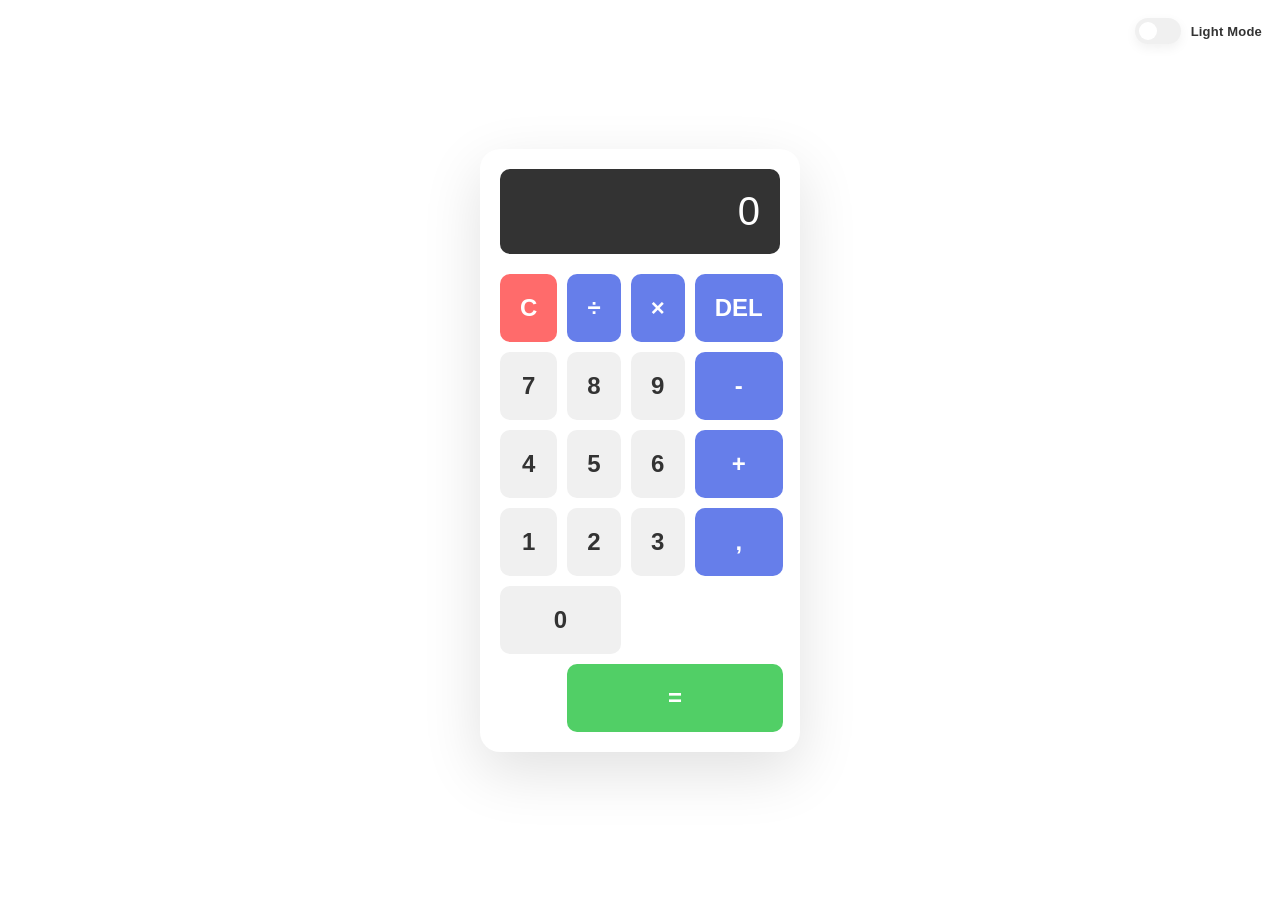
<file: index.html>
<!DOCTYPE html>
<html lang="en">
<head>
    <meta charset="UTF-8">
    <meta name="viewport" content="width=device-width, initial-scale=1.0">
    <title>Calculator</title>
    <link rel="stylesheet" href="style.css">
</head>
<body>
    <div class="calculator">
        <div class="theme-toggle">
            <label class="switch">
                <input id="themeToggle" type="checkbox" aria-label="Toggle theme">
                <span class="slider"></span>
            </label>
            <span id="themeLabel" class="theme-label">Theme</span>
        </div>
        <div class="display" id="display">0</div>
        <div class="buttons">
            <button class="btn clear" onclick="clearDisplay()">C</button>
            <button class="btn operator" onclick="appendOperator('/')">&divide;</button>
            <button class="btn operator" onclick="appendOperator('*')">&times;</button>
            <button class="btn operator" onclick="deleteLast()">DEL</button>

            <button class="btn" onclick="appendNumber('7')">7</button>
            <button class="btn" onclick="appendNumber('8')">8</button>
            <button class="btn" onclick="appendNumber('9')">9</button>
            <button class="btn operator" onclick="appendOperator('-')">-</button>

            <button class="btn" onclick="appendNumber('4')">4</button>
            <button class="btn" onclick="appendNumber('5')">5</button>
            <button class="btn" onclick="appendNumber('6')">6</button>
            <button class="btn operator" onclick="appendOperator('+')">+</button>

            <button class="btn" onclick="appendNumber('1')">1</button>
            <button class="btn" onclick="appendNumber('2')">2</button>
            <button class="btn" onclick="appendNumber('3')">3</button>
            <button class="btn operator" onclick="appendOperator('.')">,</button>

            <button class="btn zero" onclick="appendNumber('0')">0</button>
            <button class="btn equals" onclick="calculate()">=</button>
        </div>
    </div>
    <script src="script.js"></script>
</body>
</html>
</file>
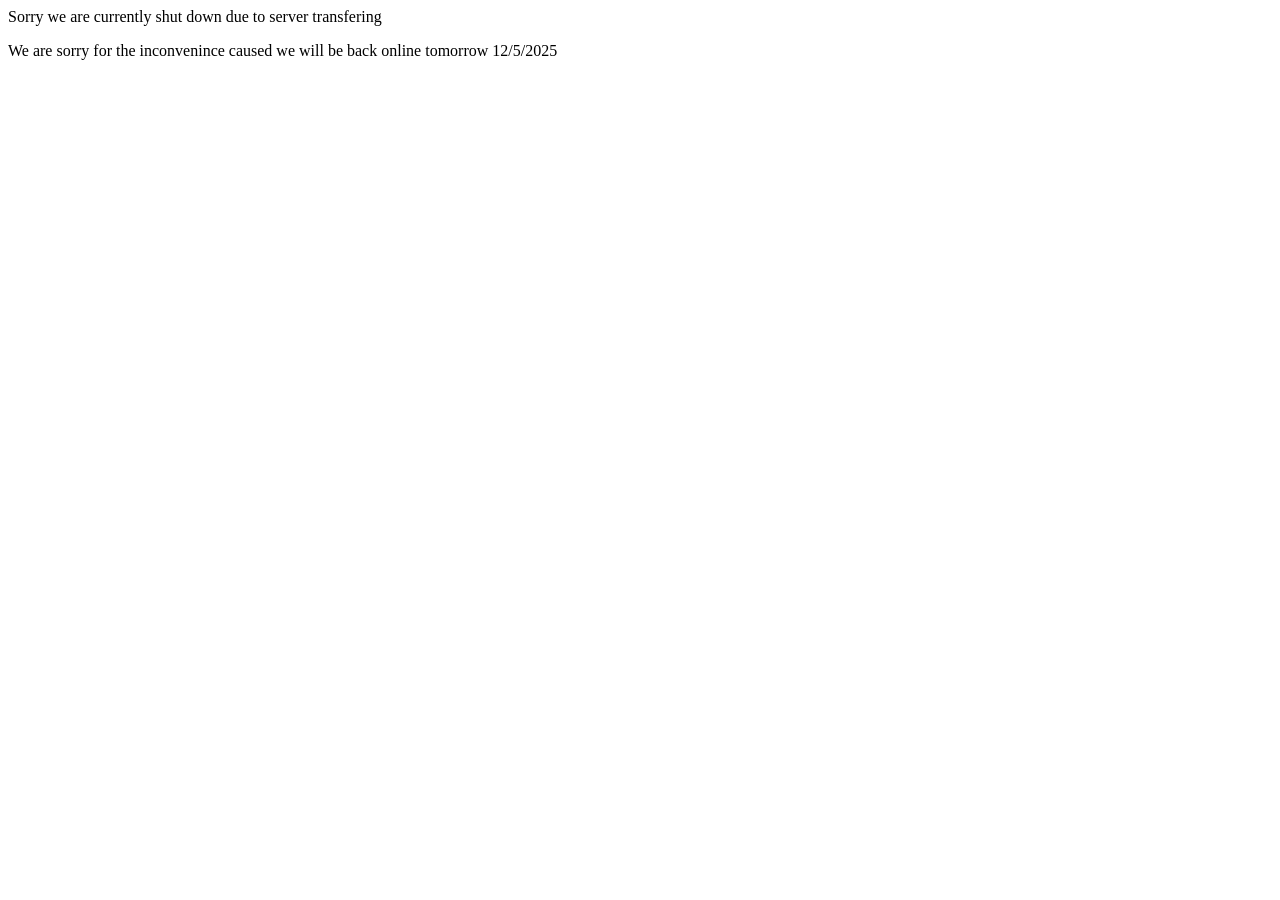
<file: sorry.html>
<!DOCTYPE html>
<html lang="en">
<head>
    <meta charset="UTF-8">
    <meta name="viewport" content="width=
    , initial-scale=1.0">
    <title>Document</title>
</head>
<body>
    Sorry we are currently shut down due to server transfering
</body>

<p> We are sorry for the inconvenince caused we will be back online tomorrow 12/5/2025</p>
</file>
<file: style.css>
:root {
    --bg: white;
    --calc-bg: white;
    --display-bg: #333;
    --display-text: #fff;
    --text: #333;
    --btn-bg: #f0f0f0;
    --btn-text: #333;
    --operator-bg: #667eea;
    --operator-bg-hover: #5568d3;
    --clear-bg: #ff6b6b;
    --clear-bg-hover: #ee5a52;
    --equals-bg: #51cf66;
    --equals-bg-hover: #40c057;
    --toggle-on: #10b981; /* green for toggle when on */
    --shadow: 0 20px 60px rgba(0,0,0,0.12);
}

body.dark {
    --bg: #0f1720;
    --calc-bg: #111218;
    --display-bg: #000;
    --display-text: #e6eef8;
    --text: #e6eef8;
    --btn-bg: #1f2430;
    --btn-text: #e6eef8;
    --operator-bg: #3b82f6;
    --operator-bg-hover: #2563eb;
    --clear-bg: #ef4444;
    --clear-bg-hover: #dc2626;
    --equals-bg: #10b981;
    --equals-bg-hover: #059669;
    --toggle-on: #059669;
    --shadow: 0 20px 60px rgba(0,0,0,0.6);
}

* {
    margin: 0;
    padding: 0;
    box-sizing: border-box;
}

body {
    display: flex;
    justify-content: center;
    align-items: center;
    min-height: 100vh;
    background: var(--bg);
    font-family: 'Segoe UI', Tahoma, Geneva, Verdana, sans-serif;
    color: var(--text);
}

.calculator {
    background: var(--calc-bg);
    border-radius: 20px;
    box-shadow: var(--shadow);
    padding: 20px;
    width: 320px;
    position: relative;
}

.theme-toggle {
    position: fixed;
    right: 12px;
    top: 12px;
    transform: none;
    z-index: 20000;
    display: inline-flex;
    align-items: center;
    gap: 10px;
    padding: 6px;
    background: transparent;
}

.theme-toggle .switch { display:inline-block }

/* Toggle switch styles */
.switch {
    position: relative;
    display: inline-block;
    width: 48px;
    height: 28px;
}

.switch input { display: none; }

.switch {
    position: relative;
    cursor: pointer;
    top: 0;
    left: 0;
    right: 0;
    bottom: 0;
    background: var(--btn-bg);
    transition: 0.18s;
    border-radius: 999px;
    box-shadow: 0 4px 12px rgba(0,0,0,0.06);
    width: 46px;
    height: 26px;
}

.slider:before {
    content: "";
    position: absolute;
    height: 18px;
    width: 18px;
    left: 4px;
    top: 4px;
    background: var(--calc-bg);
    transition: 0.18s;
    border-radius: 50%;
}

.switch input:checked + .slider {
    background: var(--toggle-on);
}

.switch input:checked + .slider:before {
    transform: translateX(18px);
}

.theme-label {
    display: inline-block;
    margin: 0;
    vertical-align: middle;
    font-size: 13px;
    color: var(--text);
    font-weight: 600;
    letter-spacing: 0.2px;
}

@media (max-width: 420px) {
    .theme-toggle { right: 8px; top: 8px; }
    .theme-label { display: none; }
}

.display {
    background: var(--display-bg);
    color: var(--display-text);
    font-size: 2.5em;
    padding: 20px;
    border-radius: 10px;
    text-align: right;
    margin-bottom: 20px;
    word-wrap: break-word;
    word-break: break-all;
    min-height: 60px;
    display: flex;
    align-items: center;
    justify-content: flex-end;
}

.buttons {
    display: grid;
    grid-template-columns: repeat(4, 1fr);
    gap: 10px;
}

.btn {
    padding: 20px;
    font-size: 1.5em;
    border: none;
    border-radius: 10px;
    cursor: pointer;
    background: var(--btn-bg);
    color: var(--btn-text);
    font-weight: 600;
    transition: all 0.2s ease;
}

.btn.operator {
    background: var(--operator-bg);
    color: white;
}
.btn.operator:hover {
    background: var(--operator-bg-hover);
}
.btn.clear {
    background: var(--clear-bg);
    color: white;
    grid-column: 1;
}
.btn.clear:hover {
    background: var(--clear-bg-hover);
}
.btn.equals {
    background: var(--equals-bg);
    color: white;
    grid-column: 2 / 5;
}
.btn.equals:hover {
    background: var(--equals-bg-hover);
}
.btn.zero {
    grid-column: 1 / 3;
}
</file>
